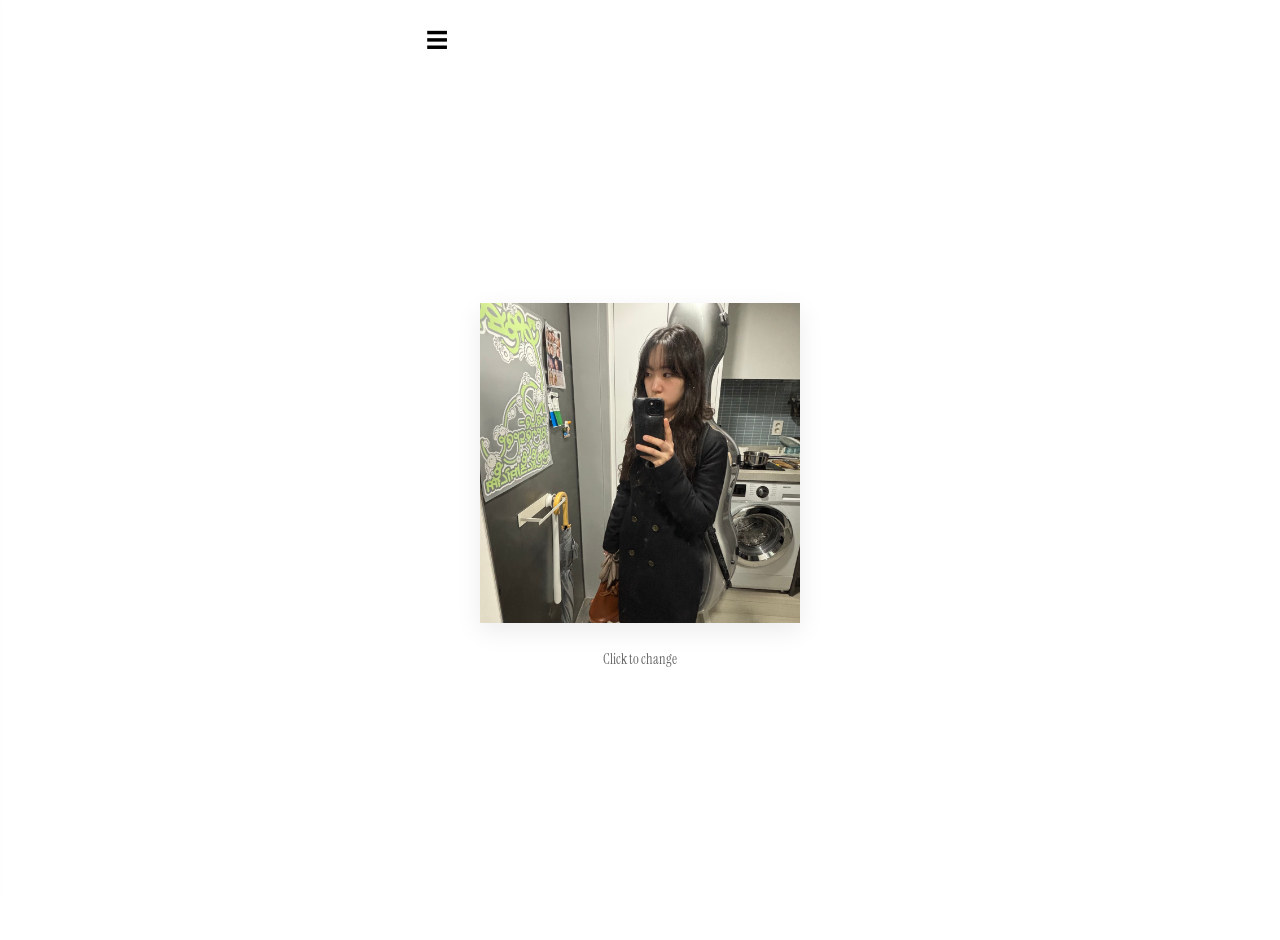
<file: index.html>
<!DOCTYPE html>
<html lang="ko">
<head>
  <meta charset="UTF-8" />
  <meta name="viewport" content="width=device-width, initial-scale=1.0" />
  <title>dongyoobeen</title>
  <link rel="stylesheet" href="style.css" />
  <link rel="preconnect" href="https://fonts.googleapis.com">
<link rel="preconnect" href="https://fonts.gstatic.com" crossorigin>
<link href="https://fonts.googleapis.com/css2?family=Gothic+A1&family=Instrument+Serif:ital@0;1&display=swap" rel="stylesheet">
</head>

<body>
  <aside class="sidebar" id="sidebar">
    <button class="close-btn" id="closeBtn">&times;</button>

    <nav>
      <ul>
        <li><a href="index.html">Home</a></li>
        <li><a href="info.html">info</a></li>
        <li><a href="class.html">class</a></li>
        <li><a href="nowadays.html">current</a></li>
        <li><a href="gallery.html" class="current">gallery</a></li>
      </ul>
    </nav>

    <div class="sidebar-footer">
      @dongyoobeen
    </div>
  </aside>

  <div class="overlay" id="overlay"></div>

  <div class="container">
    <header class="top-bar">
      <button class="menu-btn" id="menuBtn">☰</button>
    </header>

    <section class="hero">
      <img
        src="./img/home1.jpeg"
        alt="random home image"
        class="random-image"
        id="randomImage"
      />
    
      <p class="sub-text">
        Click to change
      </p>
    </section>

  </div>

  <script src="script.js"></script>
</body>
</html>
</file>
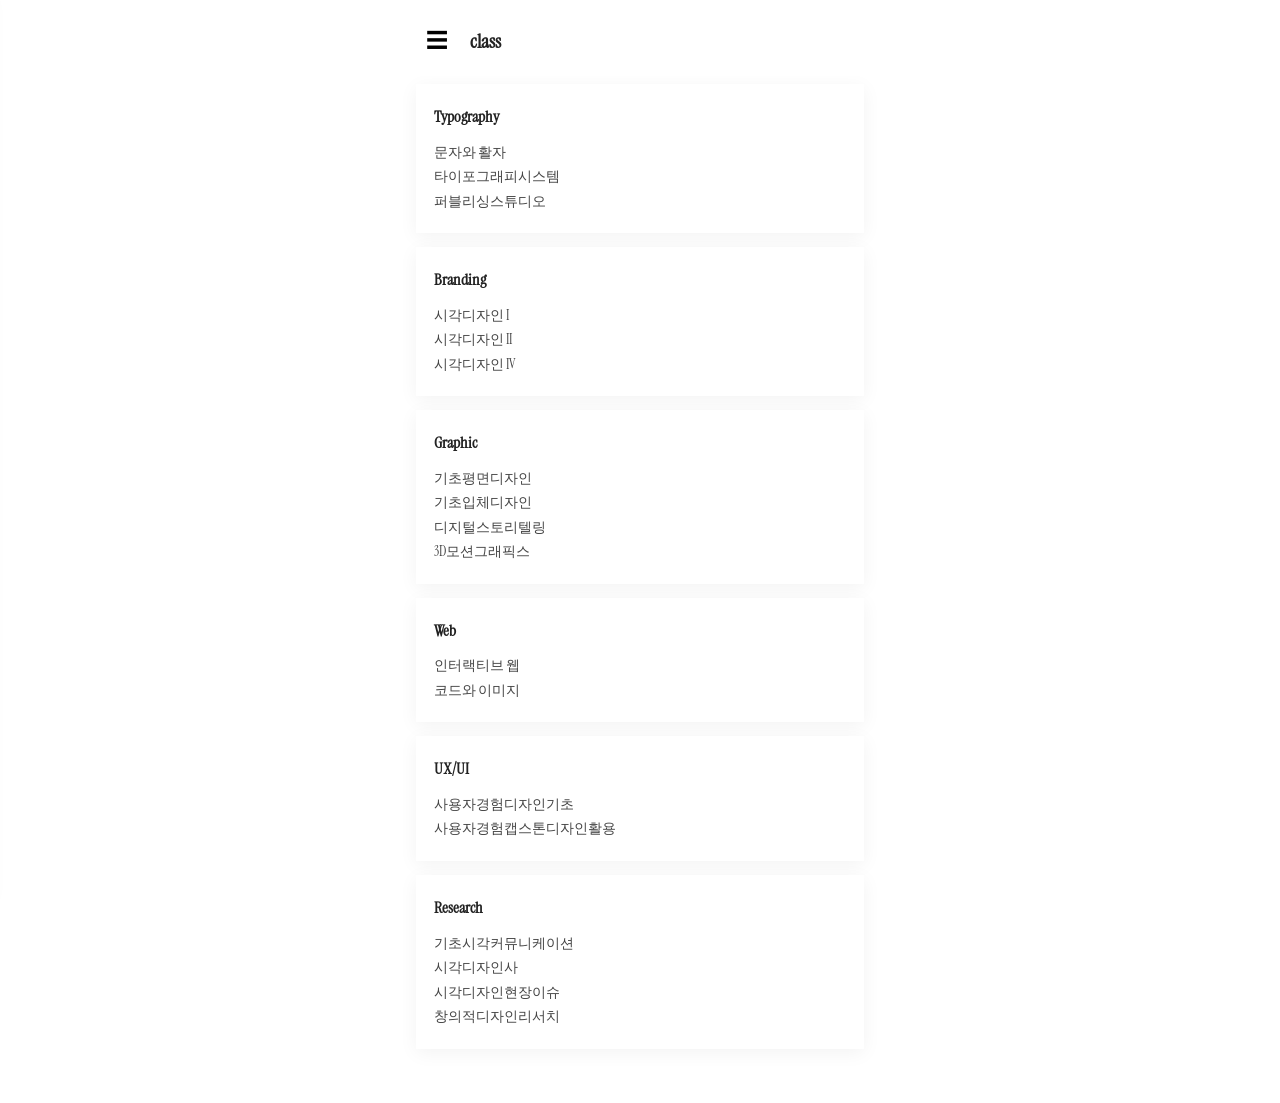
<file: class.html>
<!DOCTYPE html>
<html lang="ko">
<head>
  <meta charset="UTF-8" />
  <meta name="viewport" content="width=device-width, initial-scale=1.0" />
  <title>class</title>
  <link rel="stylesheet" href="style.css" />
  <link rel="preconnect" href="https://fonts.googleapis.com">
<link rel="preconnect" href="https://fonts.gstatic.com" crossorigin>
<link href="https://fonts.googleapis.com/css2?family=Gothic+A1&family=Instrument+Serif:ital@0;1&display=swap" rel="stylesheet">
</head>
<body>
  <aside class="sidebar" id="sidebar">
    <button class="close-btn" id="closeBtn">&times;</button>

    <nav>
      <ul>
        <li><a href="index.html">Home</a></li>
        <li><a href="info.html">info</a></li>
        <li><a href="class.html">class</a></li>
        <li><a href="nowadays.html">current</a></li>
        <li><a href="gallery.html" class="current">gallery</a></li>
      </ul>
    </nav>

    <div class="sidebar-footer">
      @dongyoobeen
    </div>
  </aside>

  <div class="overlay" id="overlay"></div>

  <div class="container">
    <header class="top-bar">
      <button class="menu-btn" id="menuBtn">☰</button>
      <h1>class</h1>
    </header>

    <main class="page">


      <div class="card">
        <h3>Typography</h3>
        <p>
          문자와 활자 <br>
          타이포그래피시스템<br>
          퍼블리싱스튜디오
        </p>
      </div>

      <div class="card">
        <h3>Branding</h3>
        <p>
          시각디자인 I <br>
          시각디자인 II <br>
          시각디자인 IV
        </p>
      </div>

      <div class="card">
        <h3>Graphic</h3>
        <p>
          기초평면디자인 <br>
          기초입체디자인 <br>
          디지털스토리텔링 <br>
          3D모션그래픽스
        </p>
      </div>

      <div class="card">
        <h3>Web</h3>
        <p>
          인터랙티브 웹 <br>
          코드와 이미지 
        </p>
      </div>

      <div class="card">
        <h3>UX/UI</h3>
        <p>
          사용자경험디자인기초 <br>
          사용자경험캡스톤디자인활용
        </p>
      </div>

      <div class="card">
        <h3>Research</h3>
        <p>
          기초시각커뮤니케이션 <br>
          시각디자인사 <br>
          시각디자인현장이슈 <br>
          창의적디자인리서치 
      </div>
    </main>
  </div>

  <script src="script.js"></script>
</body>
</html>
</file>
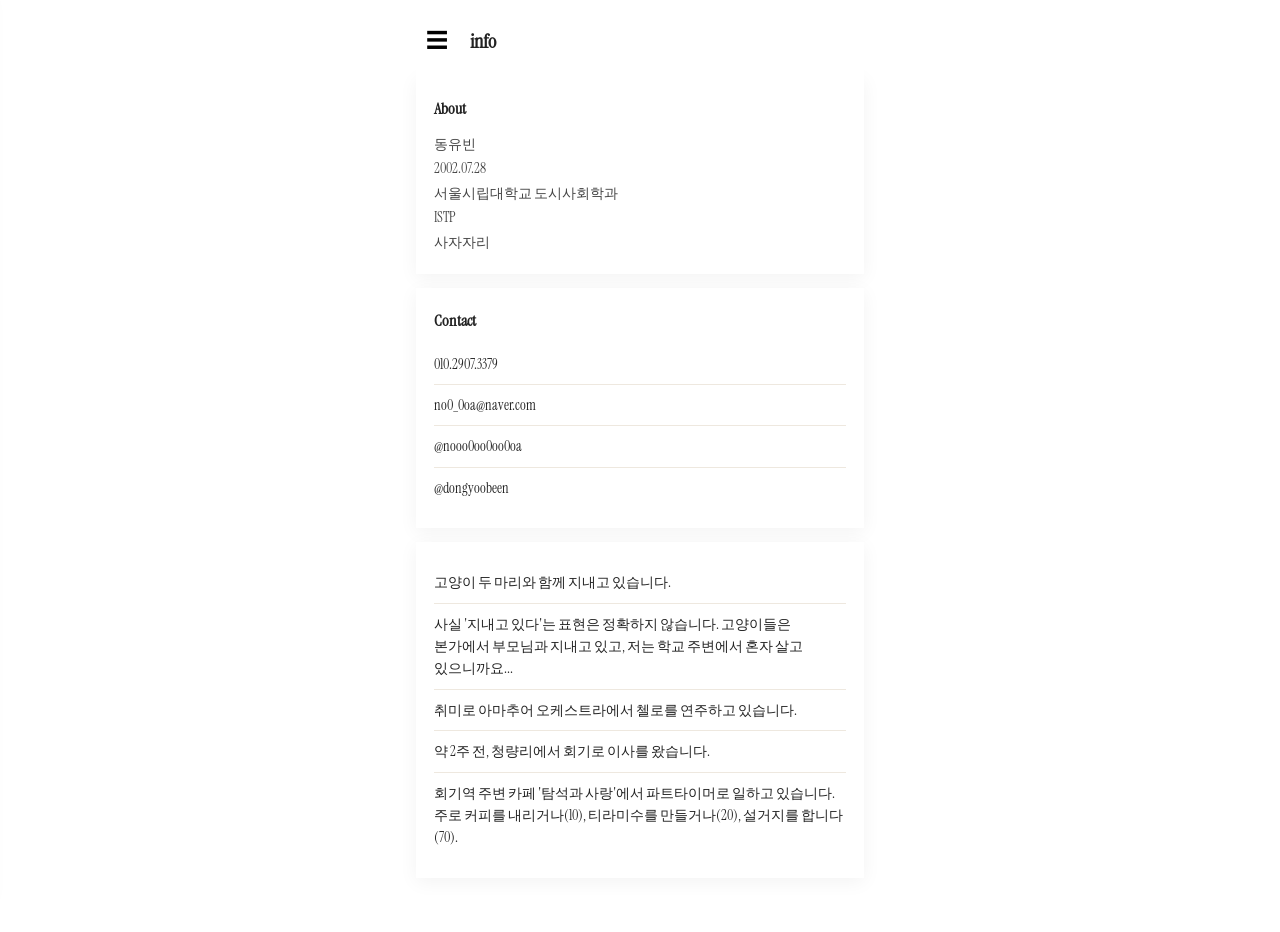
<file: info.html>
<!DOCTYPE html>
<html lang="ko">
<head>
  <meta charset="UTF-8" />
  <meta name="viewport" content="width=device-width, initial-scale=1.0" />
  <title>Information</title>
  <link rel="stylesheet" href="style.css" />
  <link rel="preconnect" href="https://fonts.googleapis.com">
<link rel="preconnect" href="https://fonts.gstatic.com" crossorigin>
<link href="https://fonts.googleapis.com/css2?family=Gothic+A1&family=Instrument+Serif:ital@0;1&display=swap" rel="stylesheet">
</head>
<body>
  <aside class="sidebar" id="sidebar">
    <button class="close-btn" id="closeBtn">&times;</button>

    <nav>
      <ul>
        <li><a href="index.html">Home</a></li>
        <li><a href="info.html">info</a></li>
        <li><a href="class.html">class</a></li>
        <li><a href="nowadays.html">current</a></li>
        <li><a href="gallery.html" class="current">gallery</a></li>
      </ul>
    </nav>

    <div class="sidebar-footer">
      @dongyoobeen
    </div>
    </div>
  </aside>

  <div class="overlay" id="overlay"></div>

  <div class="container">
    <header class="top-bar">
      <button class="menu-btn" id="menuBtn">☰</button>
      <h1>info</h1>
    </header>


      <div class="card">
        <h3>About</h3>
        <p>
          동유빈 <br>
          2002.07.28 <br>
          서울시립대학교 도시사회학과 <br>
          ISTP <br>
          사자자리 
        </p>
      </div>

      <div class="card">
        <h3>Contact</h3>
        <ul class="info-list">
          <li>010.2907.3379</li>
          <li>no0_0oa@naver.com</li>
          <li>@nooo0oo0oo0oa</li>
          <li>@dongyoobeen</li>
        </ul>
      </div>

      <div class="card">
        <ul class="info-list">
          <li>고양이 두 마리와 함께 지내고 있습니다. </li>
          <li>사실 '지내고 있다'는 표현은 정확하지 않습니다. 고양이들은 본가에서 부모님과 지내고 있고,
            저는 학교 주변에서 혼자 살고 있으니까요... </li>
          <li>취미로 아마추어 오케스트라에서 첼로를 연주하고 있습니다.</li>
          <li>약 2주 전, 청량리에서 회기로 이사를 왔습니다.</li>
          <li>회기역 주변 카페 '탐석과 사랑'에서 파트타이머로 일하고 있습니다. 주로 커피를 내리거나(10), 티라미수를 만들거나(20), 설거지를 합니다(70).</li>
        </ul>
      </div>

      </div>
    </main>
  </div>

  <script src="script.js"></script>
</body>
</html>
</file>
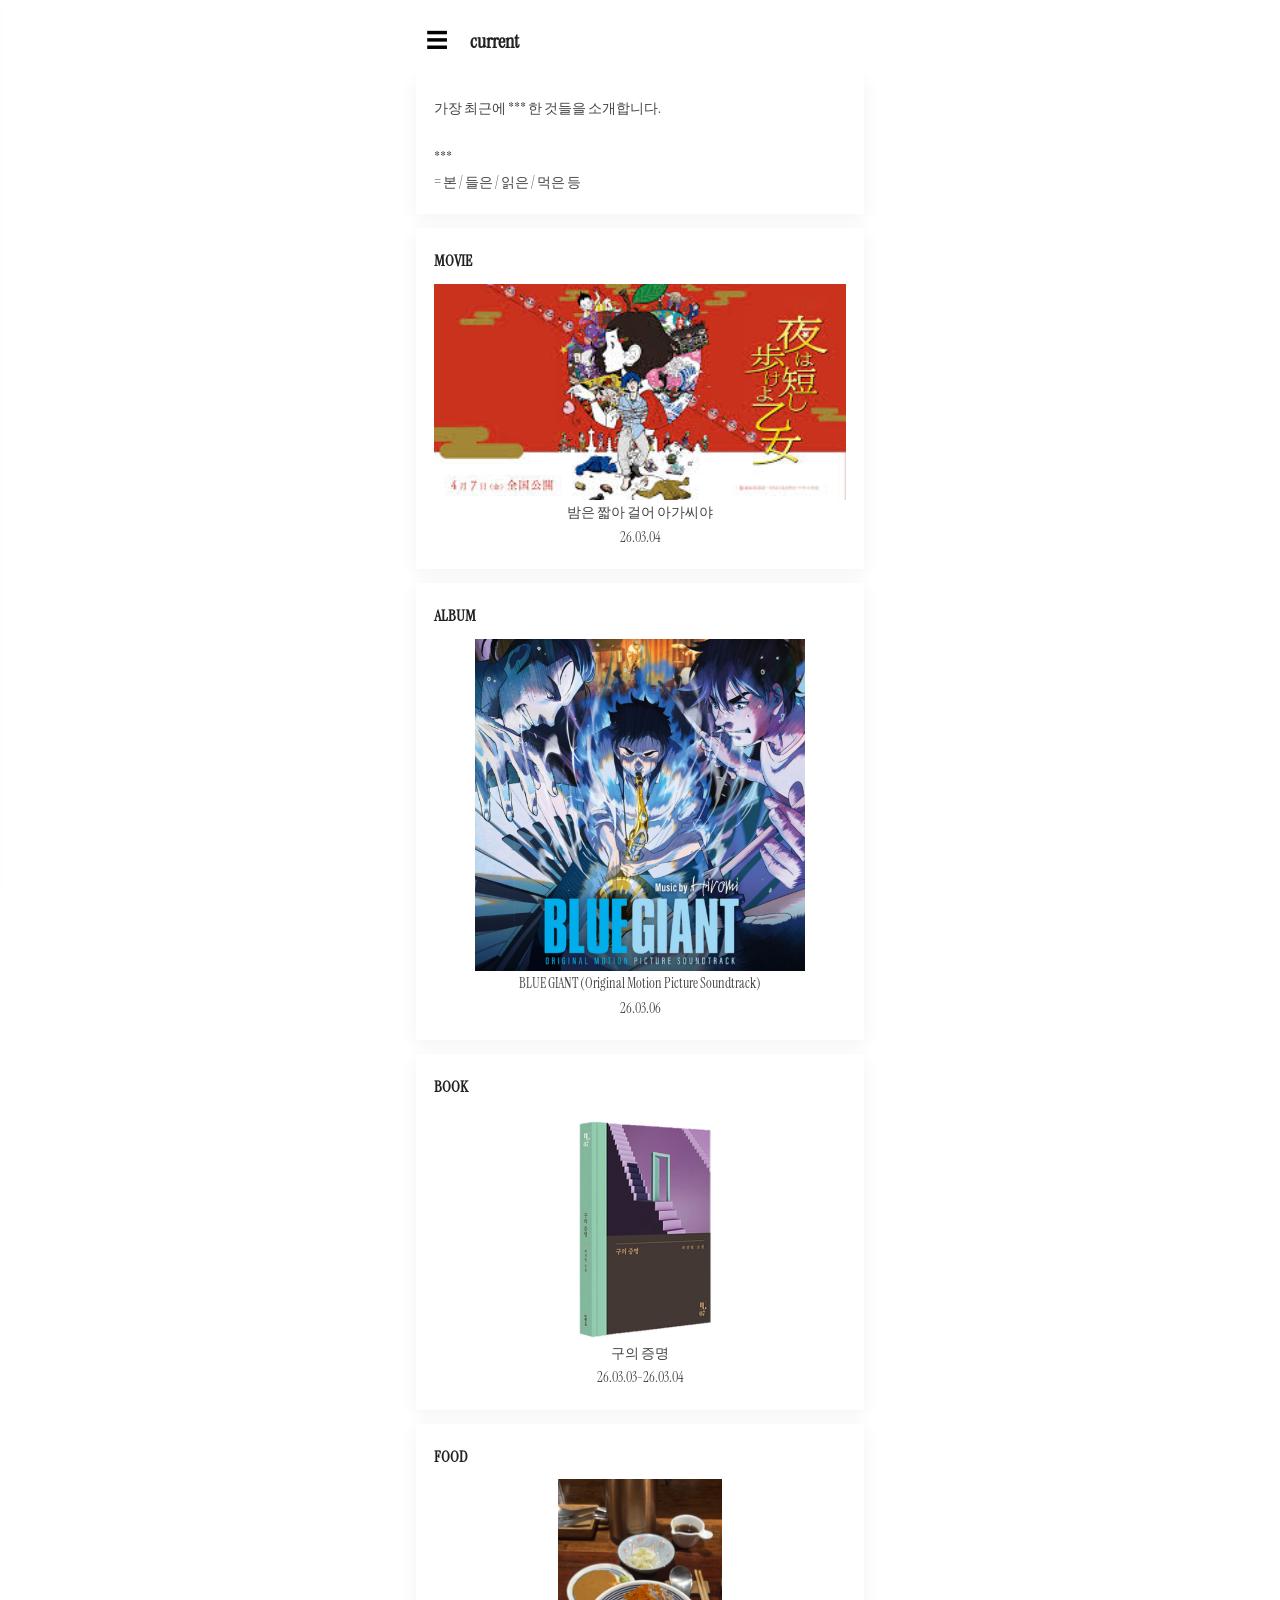
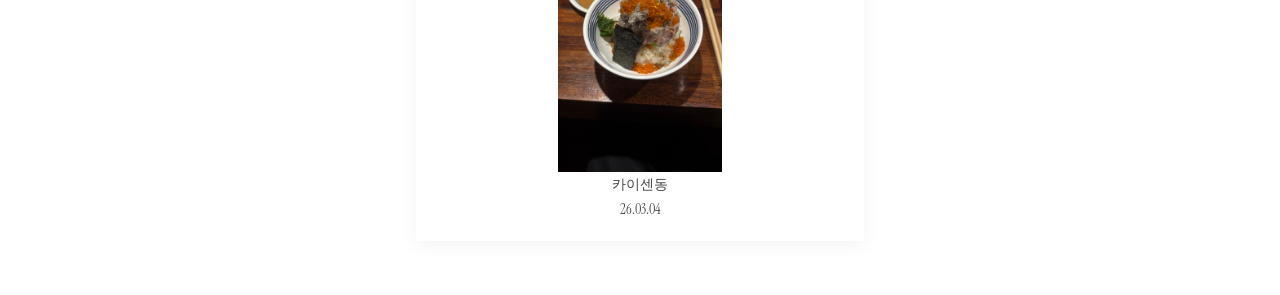
<file: nowadays.html>
<!DOCTYPE html>
<html lang="ko">
<head>
  <meta charset="UTF-8" />
  <meta name="viewport" content="width=device-width, initial-scale=1.0" />
  <title>Current</title>
  <link rel="stylesheet" href="style.css" />
  <link rel="preconnect" href="https://fonts.googleapis.com">
  <link rel="preconnect" href="https://fonts.gstatic.com" crossorigin>
  <link href="https://fonts.googleapis.com/css2?family=Gothic+A1&family=Instrument+Serif:ital@0;1&display=swap" rel="stylesheet">
</head>
<body>
  <aside class="sidebar" id="sidebar">
    <button class="close-btn" id="closeBtn">&times;</button>

    <nav>
      <ul>
        <li><a href="index.html">Home</a></li>
        <li><a href="info.html">info</a></li>
        <li><a href="class.html">class</a></li>
        <li><a href="nowadays.html">current</a></li>
        <li><a href="gallery.html" class="current">gallery</a></li>
      </ul>
    </nav>

    <div class="sidebar-footer">
      @dongyoobeen
    </div>
  </aside>

  <div class="overlay" id="overlay"></div>

  <div class="container">
    <header class="top-bar">
      <button class="menu-btn" id="menuBtn">☰</button>
      <h1>current</h1>
    </header>


      <div class="card">
        <p>
          가장 최근에 *** 한 것들을 소개합니다. <br><br>
          *** <br>
          = 본 / 들은 / 읽은 / 먹은 등
        </p>
      </div>

      <div class="card card-center">
        <h3>MOVIE</h3>
        <img src="./img/night.png" width="100%">
        <p>밤은 짧아 걸어 아가씨야
          <br> 26.03.04 </p>
      </div>

      <div class="card card-center">
        <h3>ALBUM</h3>
        <img src="./img/blue.png" width="80%">
        <p>
          BLUE GIANT (Original Motion Picture Soundtrack)<br>
          26.03.06
        </p>
      </div>


      <div class="card card-center">
        <h3>BOOK</h3>
        <img src="./img/book.png" width="40%">
        <p>
          구의 증명
          <br> 26.03.03-26.03.04
        </p>
      </div>


      <div class="card card-center">
        <h3>FOOD</h3>
        <img src="./img/food.jpeg" width="40%">
        <p>
          카이센동
          <br> 26.03.04
        </p>
      </div>

    </main>
  </div>

  <script src="script.js"></script>
</body>
</html>
</file>
<file: style.css>
@charset "UTF-8";

.instrument-serif-regular {
  font-family: "Instrument Serif", serif;
  font-weight: 600;
  font-style: normal;
}

.instrument-serif-regular-italic {
  font-family: "Instrument Serif", serif;
  font-weight: 400;
  font-style: italic;
}

.gothic-a1-regular {
  font-family: "Gothic A1", sans-serif;
  font-weight: 400;
  font-style: normal;
}


/* reset */
* {
  margin: 0;
  padding: 0;
  box-sizing: border-box;
}

html {
  scroll-behavior: smooth;
}

body {
  background: #ffffff;
  color: #222;
  font-family: "instrument serif";
  line-height: 1.6;
  word-break: keep-all;
}

/* 링크 초기화 */
a,
a:visited,
a:hover,
a:active {
  text-decoration: none;
  color: inherit;
}

/* 메인 컨테이너 */
.container {
  max-width: 480px;
  margin: 0 auto;
  min-height: 100vh;
  padding: 0 16px 40px;
  position: relative;
}

/* 상단바 */
.top-bar {
  display: flex;
  align-items: center;
  gap: 12px;
  padding: 20px 0 14px;
  position: sticky;
  top: 0;
  background: #ffffff;
  z-index: 10;
}

.top-bar h1 {
  font-size: 20px;
  font-weight: 700;
}

/* 메뉴 버튼 */
.menu-btn {
  border: none;
  background: #fff;
  width: 42px;
  height: 42px;
  font-size: 22px;
  cursor: pointer;
}

/* 사이드바 */
.sidebar {
  position: fixed;
  top: 0;
  left: -260px;
  width: 240px;
  height: 100vh;
  background: #ffffff;
  padding: 24px 20px;
  z-index: 100;
  transition: left 0.3s ease;
  box-shadow: 4px 0 20px rgba(0, 0, 0, 0.12);
}

.sidebar.active {
  left: 0;
}

.close-btn {
  border: none;
  background: none;
  font-size: 30px;
  cursor: pointer;
  display: block;
  margin-left: auto;
  margin-bottom: 20px;
}

.sidebar-title {
  font-size: 15px;
  font-weight: 700;
  line-height: 1.4;
  margin-bottom: 28px;
}

.sidebar ul {
  list-style: none;
}

.sidebar li {
  margin-bottom: 18px;
}

.sidebar a {
  display: inline-block;
  font-size: 18px;
  font-weight: 500;
  opacity: 0.72;
  transition: 0.2s;
}

.sidebar a:hover {
  opacity: 1;
  color: #000000;
}

.sidebar a.current {
  opacity: 1;
  font-weight: 700;
}

.sidebar-footer {
  position: absolute;
  left: 20px;
  bottom: 24px;
  font-size: 11px;
  color: #888;
  line-height: 1.5;
}

/* 오버레이 */
.overlay {
  position: fixed;
  inset: 0;
  background: rgba(0, 0, 0, 0.28);
  opacity: 0;
  visibility: hidden;
  transition: 0.3s ease;
  z-index: 90;
}

.overlay.active {
  opacity: 1;
  visibility: visible;
}

/* 홈 화면 */
.hero {
  min-height: calc(100vh - 76px);
  display: flex;
  flex-direction: column;
  justify-content: center;
  align-items: center;
  text-align: center;
}

.random-image {
  width: min(72vw, 320px);
  aspect-ratio: 1 / 1;
  object-fit: cover;
  display: block;
  margin-bottom: 24px;
  cursor: pointer;
  box-shadow: 0 8px 24px rgba(0, 0, 0, 0.08);
  transition: transform 0.2s ease;
}

.random-image:active {
  transform: scale(0.98);
}

.sub-text {
  max-width: 280px;
}

.home-gallery {
  display: grid;
  grid-template-columns: repeat(3, 1fr);
  gap: 10px;
  width: 100%;
  margin-bottom: 24px;
}

.home-gallery img {
  width: 100%;
  aspect-ratio: 1 / 1;
  object-fit: cover;
  display: block;
}

.main-title {
  font-size: 34px;
  line-height: 1.15;
  margin-bottom: 14px;
  font-weight: 700;
}

.sub-text {
  font-size: 14px;
  color: #666;
  line-height: 1.8;
  max-width: 280px;
}

/* 페이지 공통 */
.page {
  padding-top: 8px;
}

.page-header {
  display: flex;
  align-items: center;
  gap: 10px;
  margin-bottom: 22px;
}

.home-btn {
  display: inline-flex;
  align-items: center;
  justify-content: center;
  min-width: 38px;
  height: 38px;
  padding: 0 12px;
  border-radius: 999px;
  background: #fff;
  border: 1px solid #ddd6cc;
  font-size: 16px;
  transition: 0.2s;
}

.home-btn:hover {
  background: #000000;
}

.page-title {
  font-size: 28px;
  font-weight: 700;
  text-transform: lowercase;
}

/* 카드 */
.card {
  background: #fff;
  padding: 20px 18px;
  margin-bottom: 14px;
  box-shadow: 0 4px 18px rgba(0, 0, 0, 0.05);
}

.card h2,
.card h3 {
  font-size: 16px;
  margin-bottom: 10px;
}

.card p {
  font-size: 14px;
  line-height: 1.75;
  color: #444;
}

.card-center img,
.card-center p {
  text-align: center;
}

.card-center img {
  display: block;
  margin: 0 auto;
}

/* 리스트 */
.info-list {
  list-style: none;
}

.info-list li {
  font-size: 14px;
  padding: 9px 0;
  border-bottom: 1px solid #eee8df;
}

.info-list li:last-child {
  border-bottom: none;
}

/* 키워드 */
.keyword-wrap {
  display: flex;
  flex-wrap: wrap;
  gap: 8px;
}

.keyword {
  display: inline-block;
  padding: 7px 12px;
  border: 1px solid black;
  background: #ffffff;
  font-size: 13px;
}

/* 문장 */
.quote {
  font-size: 20px;
  line-height: 1.6;
  color: #222;
}

.quote-note {
  margin-top: 12px;
  font-size: 13px;
  color: #777;
}

/* 갤러리 */

.card-back{
  box-shadow: none;
}
.gallery-grid {
  column-count: 2;        /* 모바일 기준 2열 */
  column-gap: 12px;
}

.gallery-grid div {
  break-inside: avoid;
  margin-bottom: 12px;
}

.gallery-grid img {
  width: 100%;
  height: auto;
  display: block;
}

.gallery-caption {
  font-size: 12px;
  margin-top: 4px;
}

.gallery-grid img:hover{
  transform: scale(1.02);
  transition: 0.2s;
}
</file>
